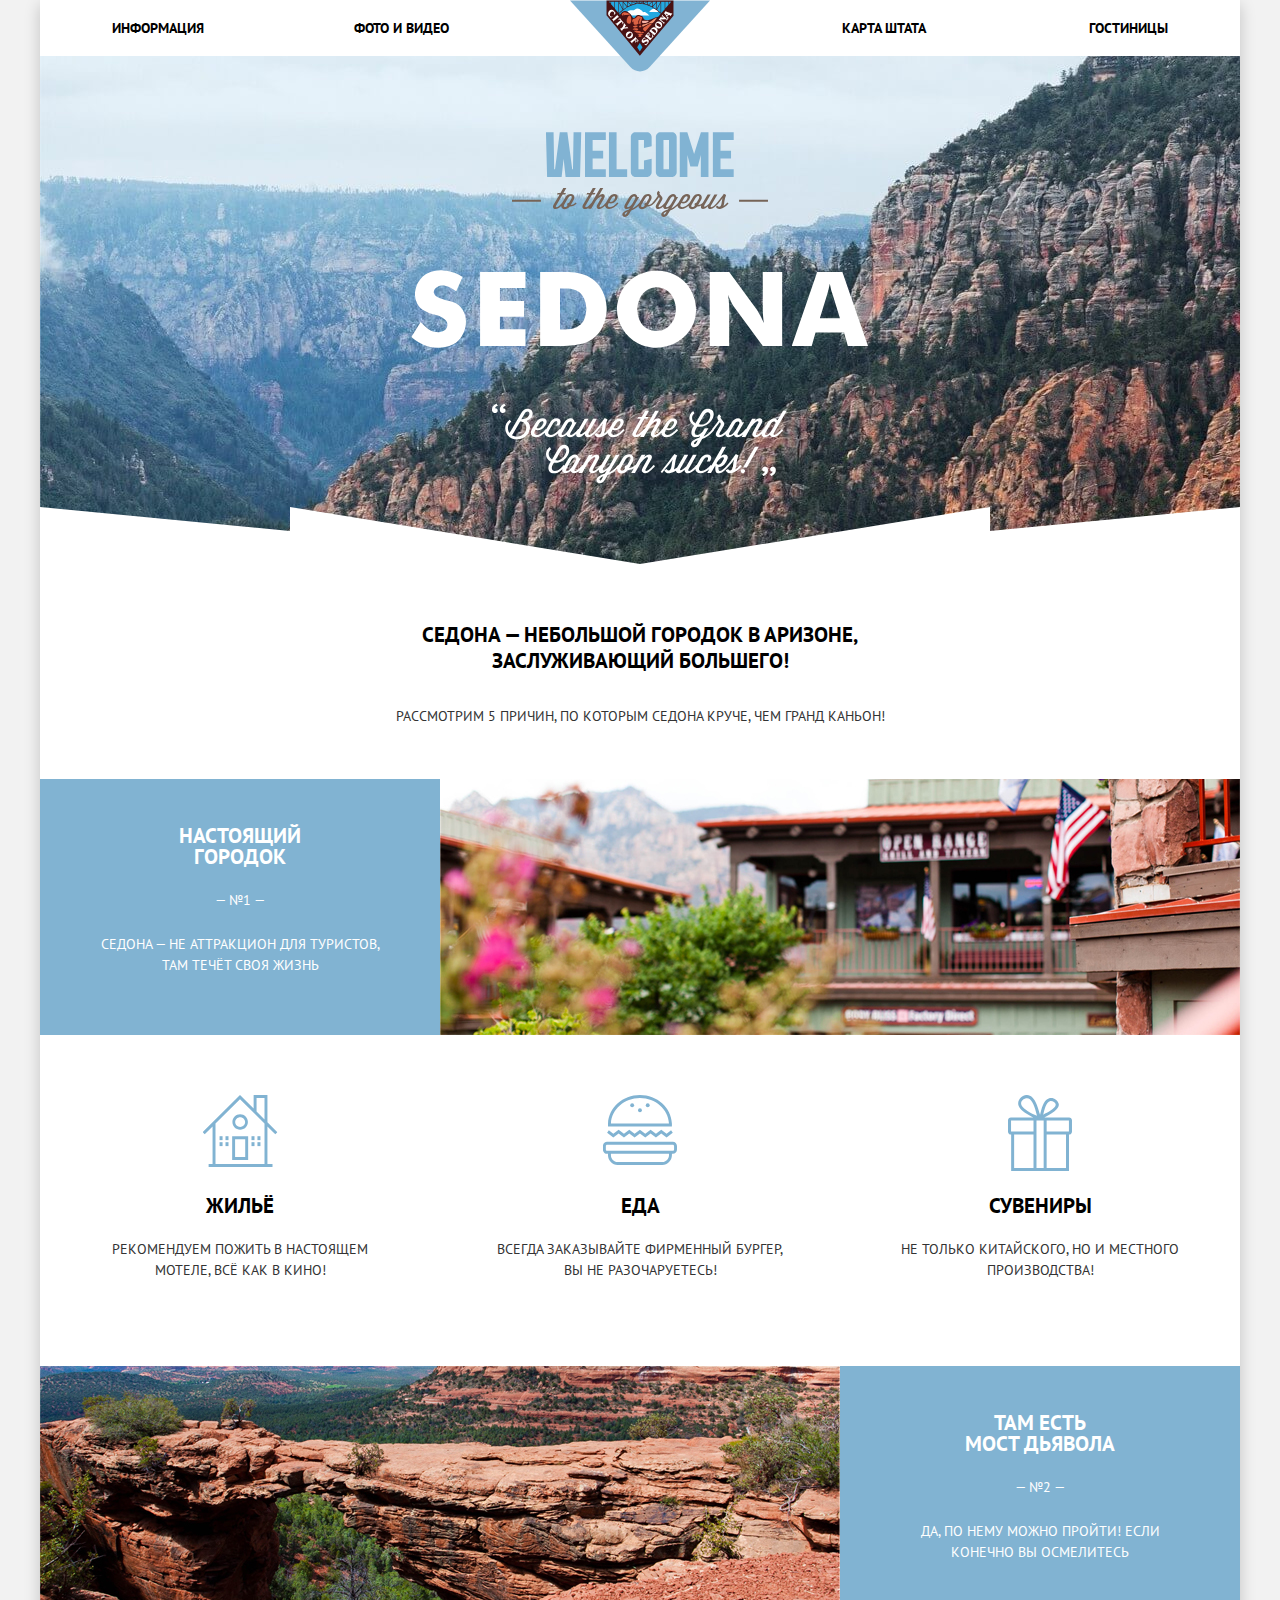
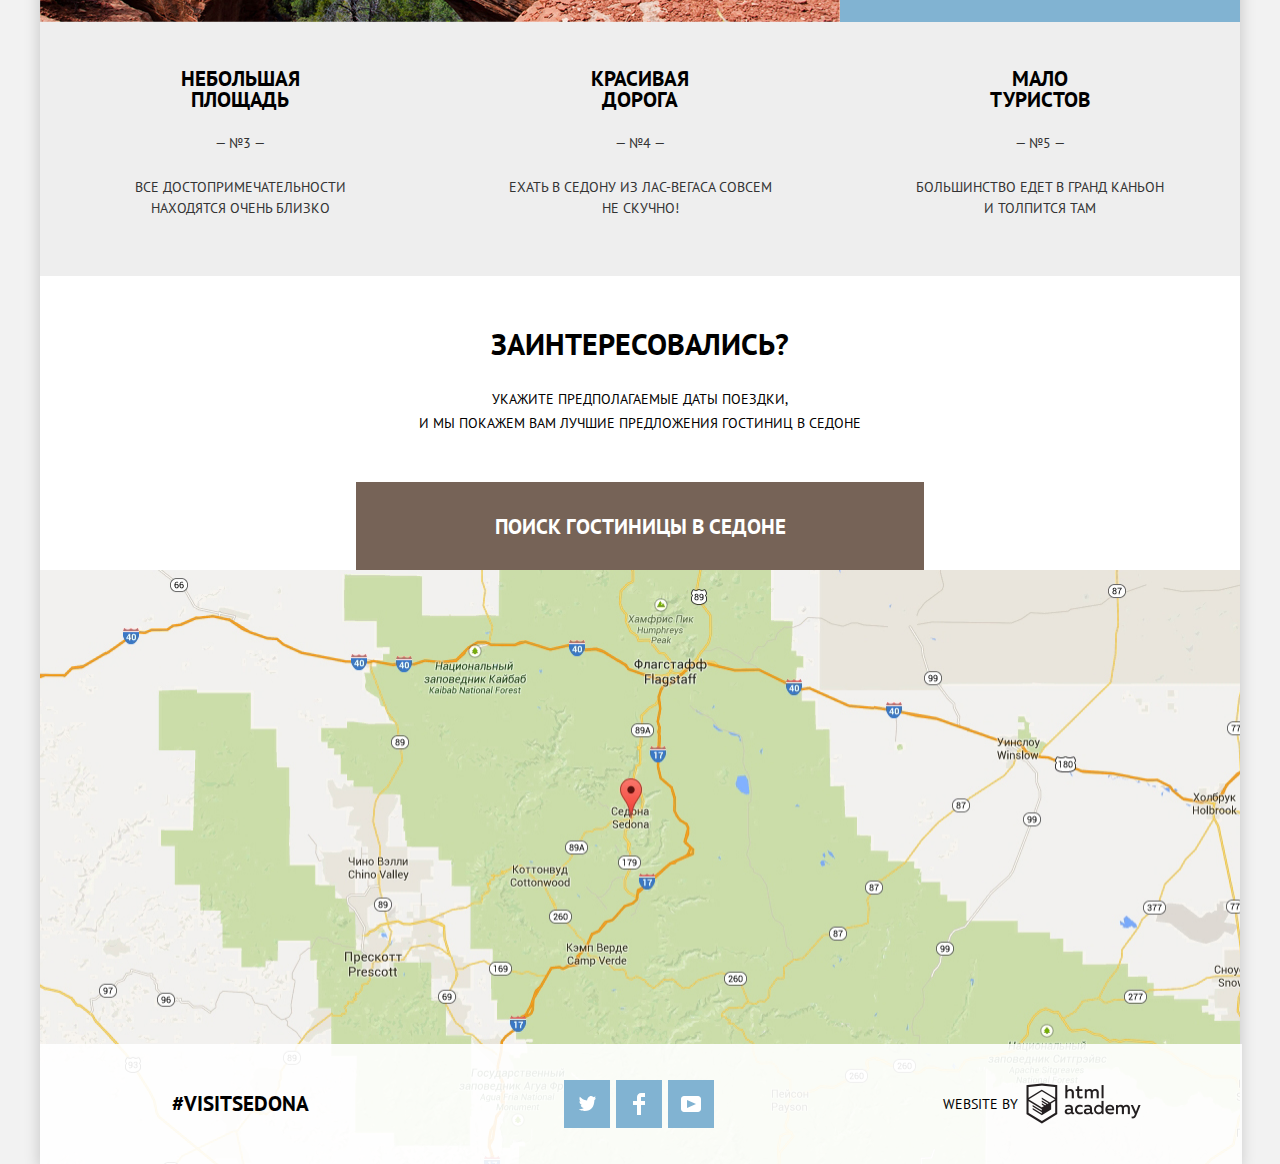
<file: index.html>
<!DOCTYPE html>
<html lang="ru">
  <head>
    <meta charset="utf-8">
    <title>HTML Academy: Седона</title>
    <link href="https://fonts.googleapis.com/css?family=PT+Sans:400,700&amp;subset=cyrillic" rel="stylesheet">
    <link rel="stylesheet" type="text/css" href="css/normalize.css">
    <link rel="stylesheet" type="text/css" href="css/style-min.css">
  </head>
  <body>
    <div class="container">
      <header class="main-header">
        <nav class="main-navigation">
          <a class="main-header-logo">
            <img src="img/logo.svg" width="140" height="72" alt="Логотип Седоны">
          </a>
          <ul class="site-navigation">
            <li><a href="#">Информация</a></li>
            <li><a href="#">Фото и видео</a></li>
            <li class="site-navigation-right"><a href="#">Карта штата</a></li>
            <li class="site-navigation-right"><a href="hotels.html">Гостиницы</a></li>
          </ul>
        </nav>
      </header>

      <main>
        <h1 class="visually-hidden">Седона</h1>
        <div class="welcome">
          <div class="welcome-title">
            <img src="img/welcome.svg" width="458" height="352" alt="Welcome to the gorgeous Sedona">
          </div>
        </div>

        <section class="description">
          <h2 class="description-title">Седона — небольшой городок в Аризоне, заслуживающий большего!</h2>
          <p class="description-text">Рассмотрим 5 причин, по которым Седона круче, чем гранд каньон!</p>
        </section>

        <section class="reasons">
          <h2 class="visually-hidden">Причины посетить город</h2>
          <ol class="reasons-list">
            <li class="reason-features">
              <div class="reason-big">
                <div class="reason">
                  <h3>Настоящий городок</h3>
                  <p>— №1 —</p>
                  <p>Седона — не аттракцион для туристов, там течёт своя жизнь</p>
                </div>
                <div class="reason-img">
                  <img src="img/town.jpg" width="800" height="256" alt="Фото города">
                </div>
              </div>
              <ul class="town-features">
                <li class="town-feature town-feature-housing">
                  <h3>Жильё</h3>
                  <p>Рекомендуем пожить в настоящем мотеле, всё как в кино!</p>
                </li>
                <li class="town-feature town-feature-food">
                  <h3>Еда</h3>
                  <p>Всегда заказывайте фирменный бургер, вы не разочаруетесь!</p>
                </li>
                <li class="town-feature town-feature-souvenir">
                  <h3>Сувениры</h3>
                  <p>Не только китайского, но и местного производства!</p>
                </li>
              </ul>
            </li>
            <li class="reason-big">
              <div class="reason-img">
                <img src="img/mountain.jpg" width="800" height="256" alt="Фото гор">
              </div>
              <div class="reason">
                <h3>Там есть<br> Мост дьявола</h3>
                <p>— №2 —</p>
                <p>Да, по нему можно пройти! Если конечно вы осмелитесь</p>
              </div>
            </li>
            <li class="reason">
              <h3>Небольшая площадь</h3>
              <p>— №3 —</p>
              <p>Все достопримечательности находятся&nbsp;очень близко</p>
            </li>
            <li class="reason">
              <h3>Красивая дорога</h3>
              <p>— №4 —</p>
              <p>Ехать в Седону из Лас-Вегаса совсем не&nbsp;скучно!</p>
            </li>
            <li class="reason">
              <h3>Мало туристов</h3>
              <p>— №5 —</p>
              <p>Большинство едет в гранд каньон и&nbsp;толпится там</p>
            </li>
          </ol>
        </section>

        <section class="search-hotel">
          <h2 class="visually-hidden">Поиск гостиницы</h2>
          <div class="search-title">
            <div class="search-description">
              <h2>Заинтересовались?</h2>
              <p>Укажите предполагаемые даты поездки,<br> и мы покажем вам лучшие предложения гостиниц в седоне</p>
            </div>
            <a class="popup-button" href="#">Поиск гостиницы в Седоне</a>
          </div>

          <div class="popup">
            <form class="search-form" action="https://echo.htmlacademy.ru" method="get">
              <div class="search-date">
                <label for="date-in">Дата заезда:</label>
                <input class="date-field" type="text" name="date-in" id="date-in" placeholder="24 апреля 2017" required>
                <button class="search-calendar" type="button">
                  <span class="visually-hidden">Показать календарь</span>
                </button>
              </div>
              <div class="search-date">
                <label for="date-out">Дата выезда:</label>
                <input class="date-field" type="text" name="date-out" id="date-out" placeholder="4 июля 2017" required>
                <button class="search-calendar" type="button">
                  <span class="visually-hidden">Показать календарь</span>
                </button>
              </div>

              <div class="search-people-container">
                <div  class="search-people-amount">
                  <label for="adults-amount">Взрослые:</label>
                  <div class="adults-amount">
                    <button class="amount-btn" type="button" aria-label="Убрать одного взрослого">-</button>
                    <input name="adults-amount" id="adults-amount" value="2" required>
                    <button class="amount-btn" type="button" aria-label="Добавить одного взрослого">+</button>
                  </div>
                </div>
                <div  class="search-people-amount">
                  <label class="children-title" for="children-amount">Дети:</label>
                  <div class="children-amount">
                    <button class="amount-btn" type="button" aria-label="Убрать одного ребёнка">-</button>
                    <input type="text" name="children-amount" id="children-amount" value="0">
                    <button class="amount-btn" type="button" aria-label="Добавить одного ребёнка">+</button>
                  </div>
                </div>
              </div>

              <button class="search-btn" type="submit">Найти</button>
            </form>
          </div>

        </section>

        <div class="map">
          <img src="img/map.jpg" width="1200" height="594" alt="Карта расположения города">
          <iframe src="https://www.google.com/maps/embed?pb=!1m14!1m12!1m3!1d42301.83524757021!2d-111.80435314290558!3d34.86107728549115!2m3!1f0!2f0!3f0!3m2!1i1024!2i768!4f13.1!5e0!3m2!1sru!2sru!4v1550582850317" width="1200" height="594" style="border:0" allowfullscreen></iframe>
        </div>
      </main>

      <footer class="main-footer index-footer">
        <div class="footer-hashtag">
          #Visitsedona
        </div>
        <div class="footer-sm">
          <h2 class="visually-hidden">Седона в соцсетях</h2>
          <ul>
            <li>
              <a class="sm-button sm-tw" href="#" aria-label="Седона в Твиттере">
                <span class="visually-hidden">Twitter</span>
              </a>
            </li>
            <li>
              <a class="sm-button sm-fb" href="#" aria-label="Седона на Фейсбуке">
                <span class="visually-hidden">fb</span>
              </a>
            </li>
            <li>
              <a class="sm-button sm-yt" href="#" aria-label="Седона на Ютьюбе">
                <span class="visually-hidden">YouTube</span>
              </a>
            </li>
          </ul>
        </div>
        <div class="footer-copyright">
          <span>Website by</span> 
          <a class="copyright-logo" href="https://htmlacademy.ru/intensive/htmlcss" aria-label="Профессиональный онлайн‑курс HTML и CSS, уровень 1">
            <span class="visually-hidden">HTML Academy</span>
          </a>
        </div>
      </footer>
    </div>
    <script src="js/script-min.js"></script>
  </body>
</html>
</file>
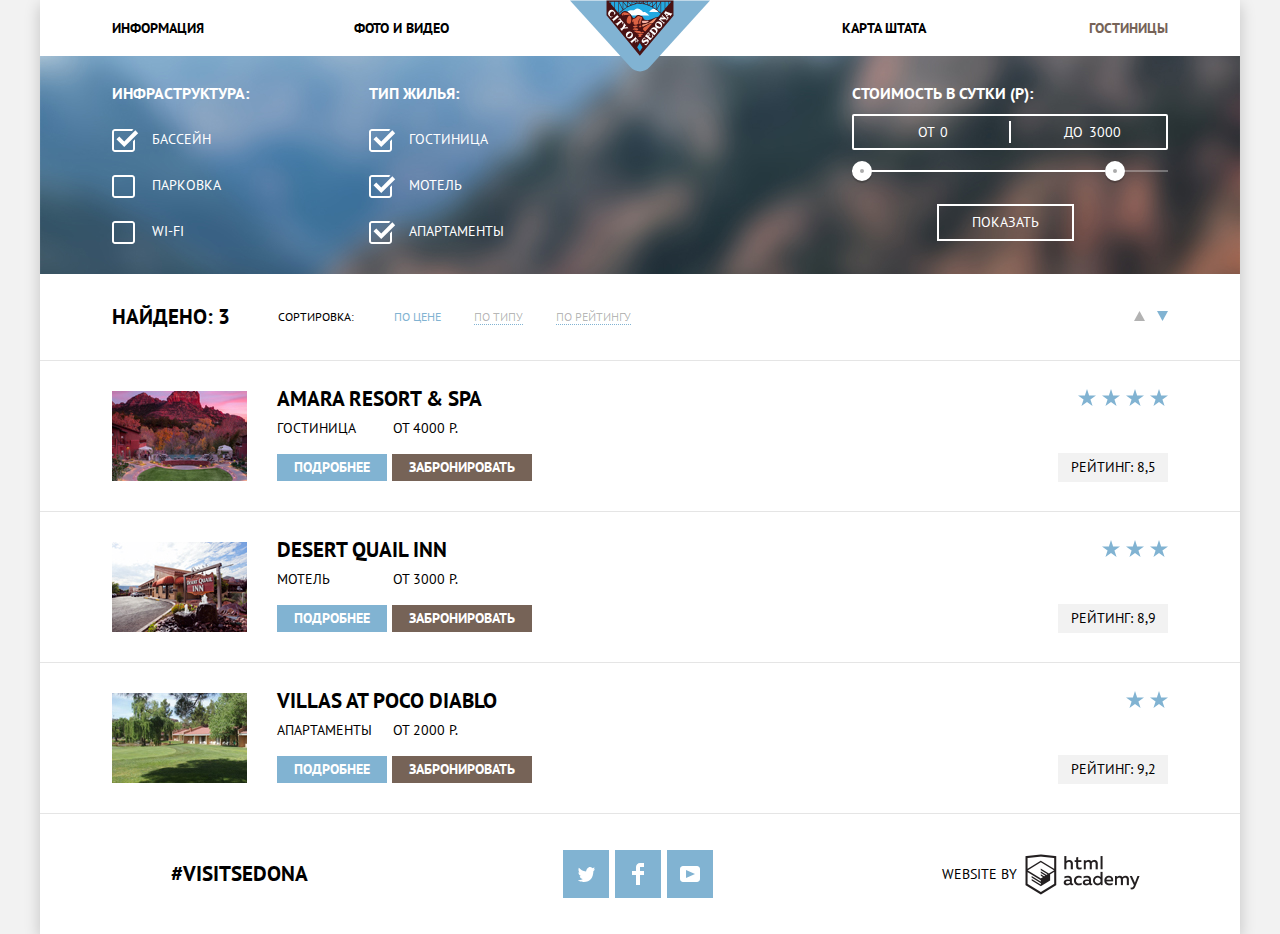
<file: hotels.html>
<!DOCTYPE html>
<html lang="ru">
  <head>
    <meta charset="utf-8">
    <title>HTML Academy: Седона - Гостиницы</title>
    <link href="https://fonts.googleapis.com/css?family=PT+Sans:400,700&amp;subset=cyrillic" rel="stylesheet">
    <link rel="stylesheet" type="text/css" href="css/normalize.css">
    <link rel="stylesheet" type="text/css" href="css/style-min.css">
  </head>
  <body>
    <div class="container">
      <header class="main-header">
        <nav class="main-navigation">
          <a class="main-header-logo" href="index.html">
            <img src="img/logo.svg" width="140" height="72" alt="Логотип Седоны">
          </a>
          <ul class="site-navigation">
            <li><a href="#">Информация</a></li>
            <li><a href="#">Фото и видео</a></li>
            <li class="site-navigation-right"><a href="#">Карта штата</a></li>
            <li class="site-navigation-right"><a class="active-page" href="#">Гостиницы</a></li>
          </ul>
        </nav>
      </header>

      <main>
        <h1 class="visually-hidden">Гостиницы</h1>
        <section class="filter">
          <h2 class="visually-hidden">Параметры поиска</h2>
          <form class="filter-form" action="https://echo.htmlacademy.ru" method="get">
            <fieldset>
              <legend>Инфраструктура:</legend>
              <ul>
                <li class="filter-item">
                  <input class="filter-checkbox" type="checkbox" name="pool" id="pool" checked>
                  <label for="pool">Бассейн</label>
                </li>
                <li class="filter-item">
                  <input class="filter-checkbox" type="checkbox" name="parking" id="parking">
                  <label for="parking">Парковка</label>
                </li>
                <li class="filter-item">
                  <input class="filter-checkbox" type="checkbox" name="wifi" id="wifi">
                  <label for="wifi">Wi-Fi</label>
                </li>
              </ul>
            </fieldset>

            <fieldset>
              <legend>Тип жилья:</legend>
              <ul>
                <li class="filter-item">
                  <input class="filter-checkbox" type="checkbox" name="hotel" id="hotel" checked>
                  <label for="hotel">Гостиница</label>
                </li>
                <li class="filter-item">
                  <input class="filter-checkbox" type="checkbox" name="motel" id="motel" checked>
                  <label for="motel">Мотель</label>
                </li>
                <li class="filter-item">
                  <input class="filter-checkbox" type="checkbox" name="apartments" id="apartments" checked>
                  <label for="apartments">Апартаменты</label>
                </li>
              </ul>
            </fieldset>

            <fieldset>
              <legend>Стоимость в сутки (Р):</legend>
              <div class="filter-price">
                <label class="min-price">от <input type="text" name="min-price" value="0"></label>
                <label class="max-price">до <input type="text" name="max-price" value="3000"></label>
              </div>

              <div class="slider">
                <div class="slider-bar">
                  <div class="slider-toggle slider-min-price"></div>
                  <div class="slider-toggle slider-max-price"></div>
                </div>
              </div>
              <button class="filter-btn" type="submit">Показать</button>
            </fieldset>
          </form>
        </section>

        <section class="content">
          <h2 class="visually-hidden">Результаты поиска</h2>

          <div class="results-sort">
            <span class="results-amount">Найдено: 3</span>
            <span class="sort-title">Сортировка:</span>
            <ul class="sort-parameters">
              <li><a class="sort-parameter sort-parameter-active" href="">По цене</a></li>
              <li><a class="sort-parameter" href="">По типу</a></li>
              <li><a class="sort-parameter" href="">По рейтингу</a></li>
            </ul>

            <div class="sort-buttons">
              <button class="sort-btn" type="button">
                <span class="visually-hidden">По возрастанию</span>
                <svg xmlns="http://www.w3.org/2000/svg" width="11" height="10" viewBox="0 0 11 10"><path fill="rgba(0, 0, 0, 0.3)" d="M5.5 0L0 10h11z"/></svg>
              </button>
              <button class="sort-btn sort-btn-active" type="button">
                <span class="visually-hidden">По убыванию</span>
                <svg xmlns="http://www.w3.org/2000/svg" width="11" height="10" viewBox="0 0 11 10"><path fill="rgba(0, 0, 0, 0.3)" d="M5.5 10L0 0h11"/></svg>
              </button>
            </div>
          </div>

          <ul class="hotels-list">
            <li class="list-item">
              <div class="list-item-image">
                <a href="#">
                  <img src="img/hotel_amara.jpg" width="135" height="90" alt="гостиница Amara Resort & Spa">
                </a>
              </div>
              <div class="list-item-info">
                <h3>
                  <a class="list-item-name" href="#">
                    Amara Resort & Spa
                  </a>
                </h3>
                <div class="item-price">
                  <span class="type">Гостиница</span>
                  <span class="price">От 4000 Р.</span>
                </div>
                <div class="list-item-buttons">
                  <a class="more" href="#">Подробнее</a>
                  <a class="book" href="#">Забронировать</a>
                </div>
              </div>
              <div class="rating">
                <div class="rating-stars">
                  <span></span>
                  <span></span>
                  <span></span>
                  <span></span>
                </div>
                <div class="rating-text">Рейтинг: 8,5</div>
              </div>
            </li>

            <li class="list-item">
              <div class="list-item-image">
                <a href="#">
                  <img src="img/hotel_quail.jpg" width="135" height="90" alt="гостиница Desert Quail Inn">
                </a>
              </div>
              <div class="list-item-info">
                <h3>
                  <a class="list-item-name" href="#">
                    Desert Quail Inn
                  </a>
                </h3>
                <div class="item-price">
                  <span class="type">Мотель</span>
                  <span class="price">От 3000 Р.</span>
                </div>
                <div class="list-item-buttons">
                  <a class="more" href="#">Подробнее</a>
                  <a class="book" href="#">Забронировать</a>
                </div>
              </div>
              <div class="rating">
                <div class="rating-stars">
                  <span></span>
                  <span></span>
                  <span></span>
                </div>
                <div class="rating-text">Рейтинг: 8,9</div>
              </div>
            </li>


            <li class="list-item">
              <div class="list-item-image">
                <a href="#">
                  <img src="img/hotel_villas.jpg" width="135" height="90" alt="гостиница Villas at Poco Diablo">
                </a>
              </div>
              <div class="list-item-info">
                <h3>
                  <a class="list-item-name" href="#">
                    Villas at Poco Diablo
                  </a>
                </h3>
                <div class="item-price">
                  <span class="type">Апартаменты</span>
                  <span class="price">От 2000 Р.</span>
                </div>
                <div class="list-item-buttons">
                  <a class="more" href="#">Подробнее</a>
                  <a class="book" href="#">Забронировать</a>
                </div>
              </div>
              <div class="rating">
                <div class="rating-stars">
                  <span></span>
                  <span></span>
                </div>
                <div class="rating-text">Рейтинг: 9,2</div>
              </div>
            </li>
          </ul>
        </section>
      </main>

      <footer class="main-footer">
        <div class="footer-hashtag">
          #Visitsedona
        </div>
        <div class="footer-sm">
          <h2 class="visually-hidden">Седона в соцсетях</h2>
          <ul>
            <li>
              <a class="sm-button sm-tw" href="#" aria-label="Седона в Твиттере">
                <span class="visually-hidden">Twitter</span>
              </a>
            </li>
            <li>
              <a class="sm-button sm-fb" href="#" aria-label="Седона на Фейсбуке">
                <span class="visually-hidden">fb</span>
              </a>
            </li>
            <li>
              <a class="sm-button sm-yt" href="#" aria-label="Седона на Ютьюбе">
                <span class="visually-hidden">YouTube</span>
              </a>
            </li>
          </ul>
        </div>
        <div class="footer-copyright">
          <span>Website by</span> 
          <a class="copyright-logo" href="https://htmlacademy.ru/intensive/htmlcss" aria-label="Профессиональный онлайн‑курс HTML и CSS, уровень 1">
            <span class="visually-hidden">HTML Academy</span>
          </a>
        </div>
      </footer>
    </div>
  </body>
</html>
</file>
<file: css/style-min.css>
body{margin:0;padding:0;font-weight:400;font-size:14px;line-height:26px;font-family:"PT Sans",Arial,sans-serif;color:#000;text-transform:uppercase;background-color:#f2f2f2}a{text-decoration:none}.container{position:relative;width:1200px;margin:0 auto;background-color:#fff;-webkit-box-shadow:0 5px 15px 0 rgba(0,1,1,.2);box-shadow:0 5px 15px 0 rgba(0,1,1,.2)}.visually-hidden,.filter-checkbox{position:absolute;width:1px;height:1px;margin:-1px;padding:0;border:0;clip:rect(0 0 0 0)}.main-navigation{font-weight:700;background-color:#fff}.main-header-logo{position:absolute;left:50%;z-index:5;margin-left:-70px}.site-navigation{display:-webkit-box;display:-ms-flexbox;display:flex;margin:0;padding:15px 72px 15px;list-style:none}.site-navigation li{width:242px}.site-navigation li:nth-child(2){margin-right:auto}.site-navigation-right{text-align:right}.site-navigation a{color:#000}.site-navigation a:hover,.site-navigation a:focus{color:#81b3d2}.site-navigation a:active{color:rgba(0,0,0,.3)}.site-navigation .active-page{color:#766357}.main-footer{display:-webkit-box;display:-ms-flexbox;display:flex;-webkit-box-align:center;-ms-flex-align:center;align-items:center;padding:36px 0;color:#000;background-color:rgba(255,255,255,.9)}.index-footer{position:absolute;bottom:0}.footer-hashtag{width:240px;margin-left:80px;font-weight:700;font-size:21px;text-align:center}.footer-sm ul{display:-webkit-box;display:-ms-flexbox;display:flex;-webkit-box-pack:center;-ms-flex-pack:center;justify-content:center;width:400px;margin:0;margin-left:82px;padding:0;list-style:none}.footer-sm li{width:46px;height:48px;margin-right:6px;background:#669ec0}.sm-button{display:inline-block;width:46px;height:48px;vertical-align:middle;background:#81b3d2 no-repeat 50% 50%}.sm-tw{background-image:url(../img/t-icon.svg)}.sm-fb{background-image:url(../img/fb-icon.svg)}.sm-yt{background-image:url(../img/youtube-icon.svg)}.sm-button:hover,.sm-button:focus{background-color:#669ec0}.sm-button:active{background-color:#5496bd;opacity:.3}.footer-copyright{display:-webkit-box;display:-ms-flexbox;display:flex;-webkit-box-pack:center;-ms-flex-pack:center;justify-content:center;-webkit-box-align:center;-ms-flex-align:center;align-items:center;width:240px;margin:0 80px}.copyright-logo{display:inline-block;width:115px;height:41px;margin-left:8px;line-height:0;vertical-align:middle;background:url(../img/HTML-Academy-sprite.png) no-repeat 0 0}.copyright-logo:hover,.copyright-logo:focus{background-position:0 -82px}.copyright-logo:active{background-position:0 -41px}.welcome{position:relative;display:-webkit-box;display:-ms-flexbox;display:flex;-webkit-box-pack:center;-ms-flex-pack:center;justify-content:center;margin-bottom:58px;padding-top:76px;padding-bottom:72px;background-color:#e3f0f8;background-image:url(../img/background_photo.jpg);background-repeat:no-repeat;background-position:0 -56px}.welcome::after{content:"";position:absolute;bottom:0;left:0;width:100%;height:57px;background-image:url(../img/polygon.svg);background-repeat:no-repeat}.description{display:-webkit-box;display:-ms-flexbox;display:flex;-webkit-box-orient:vertical;-webkit-box-direction:normal;-ms-flex-direction:column;flex-direction:column;-webkit-box-align:center;-ms-flex-align:center;align-items:center;background-color:#fff}.description-title{width:440px;margin:0;margin-bottom:15px;font-size:21px;text-align:center}.description-text{margin-bottom:50px;color:#333}.reasons-list,.town-features{display:-webkit-box;display:-ms-flexbox;display:flex;margin:0;padding:0;list-style:none}.reasons-list{-ms-flex-wrap:wrap;flex-wrap:wrap;line-height:21px;background-color:#eee}.reasons-list h3{width:155px;margin:0 auto;font-weight:700;font-size:21px}.reason{padding-top:46px;padding-bottom:34px}.reason,.town-feature{width:400px;text-align:center}.reason p,.town-feature p{width:305px;margin:23px auto 23px;color:#333}.reason-big,.reason-img{display:-webkit-box;display:-ms-flexbox;display:flex}.reason-big{background-color:#81b3d2}.reason-big h3,.reason-big p{color:#fff}.town-features{background-color:#fff}.town-feature{position:relative;padding-top:160px;padding-bottom:62px}.town-feature[class*="town-feature-"]::before{content:"";position:absolute;top:60px;left:50%;background-repeat:no-repeat;-webkit-transform:translateX(-50%);-ms-transform:translateX(-50%);transform:translateX(-50%)}.town-feature-housing::before{width:75px;height:72px;background-image:url(../img/icon-house.svg)}.town-feature-food::before{width:74px;height:70px;background-image:url(../img/icon-food.svg)}.town-feature-souvenir::before{top:55px;width:64px;height:76px;background-image:url(../img/icon-gift.svg)}.search-hotel{position:relative;display:-webkit-box;display:-ms-flexbox;display:flex;-webkit-box-orient:vertical;-webkit-box-direction:normal;-ms-flex-direction:column;flex-direction:column}.search-title{display:-webkit-box;display:-ms-flexbox;display:flex;-webkit-box-orient:vertical;-webkit-box-direction:normal;-ms-flex-direction:column;flex-direction:column;-webkit-box-align:center;-ms-flex-align:center;align-items:center;padding-top:25px;text-align:center;background-color:#fff}.search-description h2{font-weight:700;font-size:30px;line-height:36px}.search-description p{margin-bottom:47px;font-size:14px;line-height:24px}.popup-button{width:568px;padding-top:32px;padding-bottom:30px;font-weight:700;font-size:21px;text-align:center;color:#fff;background-color:#766357}.popup-button:hover,.popup-button:focus{background-color:#604e43}.popup-button:active{color:rgba(255,255,255,.3);background-color:#503e33}@-webkit-keyframes form-open{0%{-webkit-transform:translateY(-100%) scaleY(0);transform:translateY(-100%) scaleY(0)}100%{-webkit-transform:translateY(0%) scaleY(1);transform:translateY(0%) scaleY(1)}}@keyframes form-open{0%{-webkit-transform:translateY(-100%) scaleY(0);transform:translateY(-100%) scaleY(0)}100%{-webkit-transform:translateY(0%) scaleY(1);transform:translateY(0%) scaleY(1)}}@-webkit-keyframes form-close{0%{-webkit-transform:translateY(0%) scaleY(1);transform:translateY(0%) scaleY(1)}100%{-webkit-transform:translateY(-100%) scaleY(0);transform:translateY(-100%) scaleY(0)}}@keyframes form-close{0%{-webkit-transform:translateY(0%) scaleY(1);transform:translateY(0%) scaleY(1)}100%{-webkit-transform:translateY(-100%) scaleY(0);transform:translateY(-100%) scaleY(0)}}.popup{position:absolute;bottom:0;left:50%;z-index:1;padding:10px;padding-top:0;overflow:hidden;-webkit-transform:translateX(-50%) translateY(100%);-ms-transform:translateX(-50%) translateY(100%);transform:translateX(-50%) translateY(100%)}.search-form{display:-webkit-box;display:-ms-flexbox;display:flex;-webkit-box-orient:vertical;-webkit-box-direction:normal;-ms-flex-direction:column;flex-direction:column;-ms-flex-item-align:center;align-self:center;-webkit-box-sizing:border-box;box-sizing:border-box;width:568px;padding:55px;font-weight:700;text-align:center;background-color:#fff;-webkit-box-shadow:0 7px 15px 0 rgba(0,1,1,.15);box-shadow:0 7px 15px 0 rgba(0,1,1,.15)}.popup-hide{display:none}.search-form-open{-webkit-animation:form-open 0.5s;animation:form-open 0.5s}.search-form-close{-webkit-animation:form-close 0.5s;animation:form-close 0.5s}.search-form input{-webkit-box-sizing:border-box;box-sizing:border-box;height:38px;padding:0 14px;font:inherit;vertical-align:middle;text-transform:uppercase;background-color:#f2f2f2;border:2px solid #f2f2f2;outline:none}.search-form input:hover,.search-form input:focus{background-color:#ebebeb;border-color:#f2f2f2}.search-form input:focus{background-color:transparent;border-color:#e5e5e5}.search-date{position:relative;display:-webkit-box;display:-ms-flexbox;display:flex;-webkit-box-align:center;-ms-flex-align:center;align-items:center;margin-bottom:30px}.search-date label{margin-right:auto}.search-date input{min-width:346px;padding-right:39px}.search-calendar{position:absolute;top:9px;right:9px;width:21px;height:22px;padding:0;background:url(../img/sprite-calendar.png) no-repeat 0 0;border:none;outline:none;cursor:pointer}.search-calendar:hover,.search-calendar:focus{background-position:0 -44px}.search-calendar:active{background-position:0 -22px}.search-people-container,.search-people-amount,.search-people-amount div{display:-webkit-box;display:-ms-flexbox;display:flex;-webkit-box-align:center;-ms-flex-align:center;align-items:center}.search-people-container{margin-bottom:54px}.search-people-amount{-ms-flex-preferred-size:50%;flex-basis:50%}.adults-amount{margin:0 3px 0 auto}.children-title{margin-left:auto}.children-amount{margin-left:27px}.search-people-amount input,.search-people-amount button{width:38px;height:38px;padding:0;text-align:center}.amount-btn{font:inherit;font-weight:700;font-size:26px;color:#a9a9a9;background-color:#f2f2f2;border:none;outline:none;cursor:pointer}.amount-btn:hover,.amount-btn:focus{color:#000}.amount-btn:active{color:#81b3d2}.search-btn{height:58px;font-weight:700;font-size:21px;color:#fff;text-transform:uppercase;background-color:#81b3d2;border:none;cursor:pointer}.search-btn:hover,.search-btn:focus{background-color:#669ec0}.search-btn:active{color:rgba(255,255,255,.3);background-color:#5496bd}.map{position:relative;display:-webkit-box;display:-ms-flexbox;display:flex}.map iframe{position:absolute;top:0;left:0}.filter{display:-webkit-box;display:-ms-flexbox;display:flex;line-height:21px;color:#fff;background-color:#7b5d53;background-image:url(../img/mountain_blur.jpg);background-repeat:no-repeat;background-position:0 -56px}.filter-form{display:-webkit-box;display:-ms-flexbox;display:flex;width:100%;padding:27px 72px 32px}.filter-form fieldset{margin:0;margin-right:120px;padding:0;border:none}.filter-form fieldset:nth-child(3){margin:0;margin-left:auto}.filter-form legend{font-weight:700;font-size:16px}.filter-form ul{margin:0;padding:0;list-style:none}.filter-item{margin-top:25px;padding-left:40px}.filter-item label{position:relative;cursor:pointer}.filter-checkbox + label::before{content:"";position:absolute;left:-40px;width:23px;height:23px;background:url(../img/checkbox-off.svg) no-repeat center}.filter-checkbox:focus + label::before{-webkit-box-shadow:0 0 0 2px #81b3d2;box-shadow:0 0 0 2px #81b3d2}.filter-checkbox:checked + label::before{width:27px;height:23px;background:url(../img/checkbox-on.svg) no-repeat center}.filter-checkbox:disabled + label::before{opacity:.3}.filter-price{position:relative;height:32px;margin-top:10px;margin-bottom:20px;font-size:0;border:2px solid #fff;border-radius:2px}.filter-price::after{content:"";position:absolute;top:50%;left:50%;width:2px;height:22px;background:#fff;-webkit-transform:translate(-50%,-50%);-ms-transform:translate(-50%,-50%);transform:translate(-50%,-50%)}.filter-price label{display:inline-block;font-size:14px;line-height:32px;vertical-align:top;cursor:pointer}.filter-price .min-price{width:92px;padding-left:64px}.filter-price .max-price{width:102px;padding-left:54px}.filter-price input{width:50px;margin:0;font:inherit;line-height:21px;color:inherit;background:none;border:none}.slider{position:relative;height:2px;margin-bottom:32px;background:rgba(255,255,255,.3)}.slider-bar{width:80%;height:2px;background:#fff}.slider-toggle{position:absolute;top:-9px;width:4px;height:4px;background:#ababab;border:8px solid #fff;border-radius:50%;-webkit-box-shadow:0 2px 1px 0 rgba(0,1,1,.2);box-shadow:0 2px 1px 0 rgba(0,1,1,.2);cursor:pointer}.slider-min-price{left:0}.slider-max-price{left:80%}.slider-toggle:hover{background:#1c4f80;-webkit-transform:scale(1.1);-ms-transform:scale(1.1);transform:scale(1.1)}.filter-btn{display:block;margin:0 85px;padding:6px 33px;line-height:21px;color:#fff;text-transform:uppercase;background-color:transparent;border:2px solid #fff;cursor:pointer}.filter-btn:hover,.filter-btn:focus{color:#000;background-color:#fff}.results-sort{display:-webkit-box;display:-ms-flexbox;display:flex;-webkit-box-align:center;-ms-flex-align:center;align-items:center;padding:30px 72px;font-size:12px;line-height:18px;border-bottom:1px solid #e5e5e5}.results-amount{margin-right:48px;font-weight:700;font-size:21px;line-height:26px}.sort-title{margin-right:40px}.sort-parameters{display:-webkit-box;display:-ms-flexbox;display:flex;margin:0;padding:0;list-style:none}.sort-parameter{margin-right:33px;color:rgba(0,0,0,.3);border-bottom:1px dotted #81b3d2}.sort-parameter:hover,.sort-parameter:focus{color:#81b3d2}.sort-parameter:active{color:#000;border:none}.sort-parameter-active{color:#81b3d2;border:none;cursor:default;pointer-events:none}.sort-buttons{margin-left:auto}.sort-btn{margin-left:9px;padding:0;background:transparent;border:none;cursor:pointer}.sort-btn:hover path,.sort-btn:focus path{fill:#000}.sort-btn:active path{fill:#81b3d2}.sort-btn-active path{fill:#81b3d2}.hotels-list{display:-webkit-box;display:-ms-flexbox;display:flex;-webkit-box-orient:vertical;-webkit-box-direction:normal;-ms-flex-direction:column;flex-direction:column;margin:0;padding:0;list-style:none;line-height:21px}.list-item{display:-webkit-box;display:-ms-flexbox;display:flex;padding:25px 72px 24px;border-bottom:1px solid #e5e5e5}.list-item-image{margin-top:5px;margin-right:30px}.list-item-info{display:-webkit-box;display:-ms-flexbox;display:flex;-ms-flex-wrap:wrap;flex-wrap:wrap;-webkit-box-align:start;-ms-flex-align:start;align-items:flex-start;width:270px}.list-item-info h3{margin:0}.list-item-name{font-size:21px;line-height:26px;color:#000}.list-item-name:hover,.list-item-name:focus{color:#81b3d2}.list-item-name:active{color:rgba(0,0,0,.3)}.item-price{display:-webkit-box;display:-ms-flexbox;display:flex;margin-bottom:10px}.item-price .type{width:110px;margin-right:6px}.list-item-buttons{display:-webkit-box;display:-ms-flexbox;display:flex}.list-item-buttons a{padding:3px 17px;font-weight:700;color:#fff}.list-item-buttons .more{margin-right:5px;text-align:center;background-color:#81b3d2}.list-item-buttons .more:hover,.list-item-buttons .more:focus{background-color:#669ec0}.list-item-buttons .more:active{color:rgba(255,255,255,.3);background-color:#5496bd}.list-item-buttons .book{text-align:center;background-color:#766357}.list-item-buttons .book:hover,.list-item-buttons .book:focus{background-color:#604e43}.list-item-buttons .book:active{color:rgba(255,255,255,.3);background-color:#503e33}.rating{display:-webkit-box;display:-ms-flexbox;display:flex;-webkit-box-orient:vertical;-webkit-box-direction:normal;-ms-flex-direction:column;flex-direction:column;margin-left:auto}.rating-stars{-ms-flex-item-align:end;align-self:flex-end}.rating-stars span{display:inline-block;width:18px;height:17px;margin-left:2px;vertical-align:middle;background:url(../img/star.svg) no-repeat center}.rating-text{width:110px;margin-top:auto;margin-bottom:5px;padding-top:4px;padding-bottom:4px;text-align:center;background-color:#f2f2f2}
</file>
